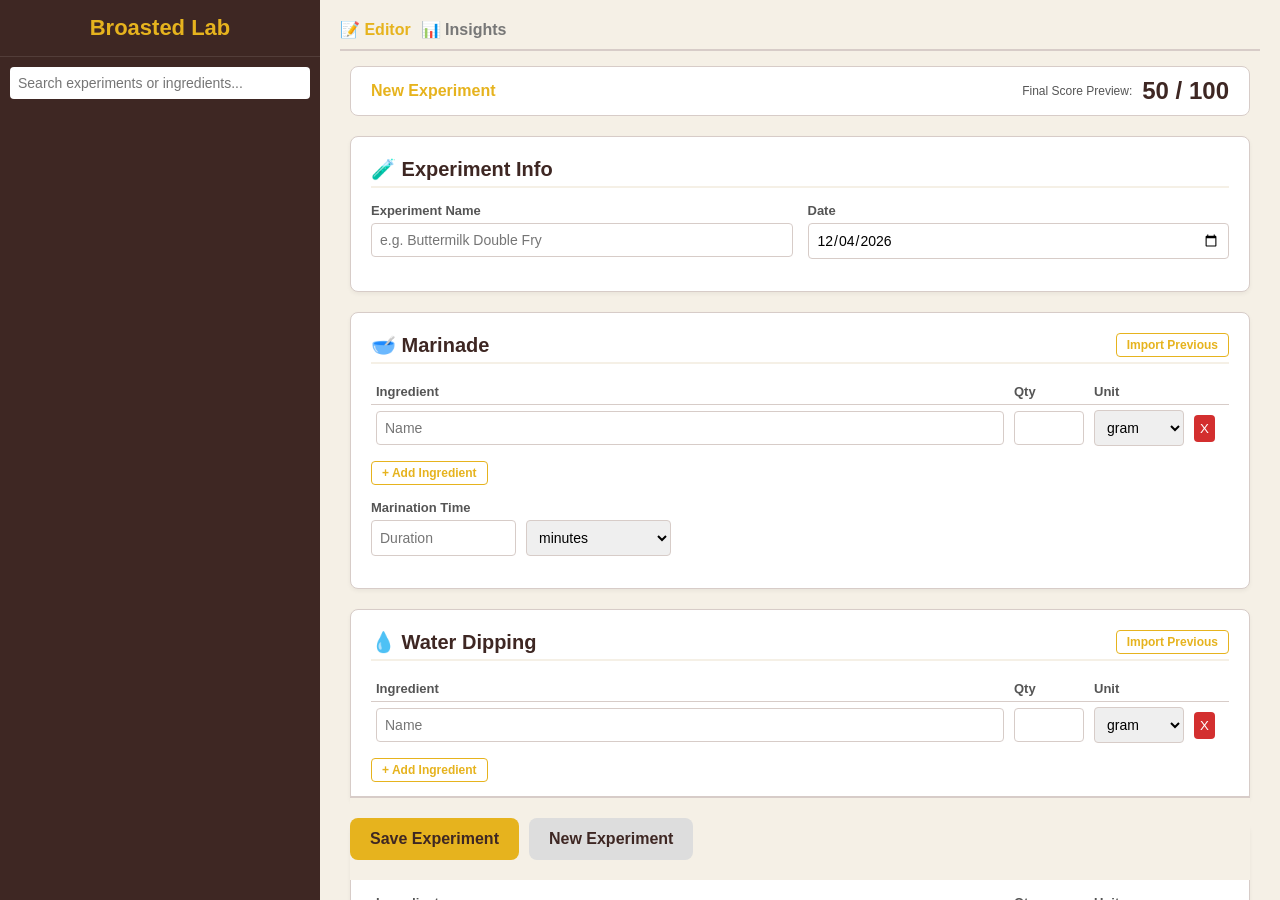
<file: index.html>
<!DOCTYPE html>
<html lang="en">

<head>
    <meta charset="UTF-8">
    <meta name="viewport" content="width=device-width, initial-scale=1.0">
    <title>Broasted Lab</title>
    <style>
        :root {
            --bg: #f5f0e6;
            --side: #3e2723;
            --side-text: #fff;
            --primary: #e6b31e;
            --prim-hov: #cda019;
            --text-dark: #3e2723;
            --border: #d7ccc8;
            --card: #fff;
            --red: #f44336;
            --orange: #ff9800;
            --green: #4caf50;
            --danger: #d32f2f;
            --radius: 8px;
        }

        * {
            box-sizing: border-box;
            margin: 0;
            padding: 0;
            font-family: 'Segoe UI', Tahoma, sans-serif;
        }

        body {
            background: var(--bg);
            color: var(--text-dark);
            display: flex;
            height: 100vh;
            overflow: hidden;
        }

        aside {
            width: 320px;
            background: var(--side);
            color: var(--side-text);
            display: flex;
            flex-direction: column;
            flex-shrink: 0;
        }

        .head {
            padding: 15px;
            text-align: center;
            border-bottom: 1px solid rgba(255, 255, 255, .1);
        }

        .head h1 {
            color: var(--primary);
            font-size: 22px;
        }

        .search-bx {
            padding: 10px;
        }

        .search-bx input {
            width: 100%;
            padding: 8px;
            border-radius: 4px;
            border: none;
        }

        .list {
            flex: 1;
            overflow-y: auto;
            padding: 10px;
        }

        .item {
            padding: 10px;
            margin-bottom: 8px;
            background: rgba(255, 255, 255, .05);
            border-radius: var(--radius);
            border-left: 4px solid transparent;
            font-size: 14px;
            position: relative;
        }

        .item.active {
            border-left-color: var(--primary);
            background: rgba(255, 255, 255, .15);
        }

        .item-title {
            font-weight: bold;
        }

        .item-date {
            font-size: 12px;
            color: #ccc;
            margin-bottom: 5px;
        }

        .item-score {
            position: absolute;
            top: 10px;
            right: 10px;
            font-weight: bold;
            color: var(--primary);
        }

        .item-actions {
            display: flex;
            gap: 5px;
            margin-top: 8px;
        }

        .ibtn {
            background: var(--primary);
            color: var(--text-dark);
            border: none;
            padding: 4px 8px;
            border-radius: 4px;
            cursor: pointer;
            font-size: 12px;
            font-weight: bold;
        }

        .ibtn:hover {
            background: var(--prim-hov);
        }

        .ibtn.danger {
            background: var(--danger);
            color: #fff;
        }

        main {
            flex: 1;
            overflow-y: auto;
            padding: 20px;
            position: relative;
        }

        .tabs {
            display: flex;
            gap: 10px;
            margin-bottom: 15px;
            border-bottom: 2px solid var(--border);
            padding-bottom: 10px;
        }

        .tab {
            background: 0 0;
            border: none;
            font-size: 16px;
            font-weight: bold;
            cursor: pointer;
            color: #777;
        }

        .tab.active {
            color: var(--primary);
        }

        .view {
            display: none;
            max-width: 900px;
            margin: 0 auto;
        }

        .view.active {
            display: block;
        }

        .card {
            background: var(--card);
            border-radius: var(--radius);
            padding: 20px;
            margin-bottom: 20px;
            box-shadow: 0 2px 4px rgba(0, 0, 0, .05);
            border: 1px solid var(--border);
        }

        h2 {
            margin-bottom: 15px;
            color: var(--text-dark);
            font-size: 18px;
            border-bottom: 2px solid var(--bg);
            padding-bottom: 5px;
            display: flex;
            align-items: center;
            justify-content: space-between;
        }

        .sec-title {
            display: flex;
            align-items: center;
            gap: 8px;
            font-size: 20px;
        }

        .sec-btn {
            background: transparent;
            border: 1px solid var(--primary);
            color: var(--primary);
            padding: 4px 10px;
            border-radius: 4px;
            cursor: pointer;
            font-size: 12px;
            font-weight: bold;
        }

        .form-grid {
            display: grid;
            grid-template-columns: 1fr 1fr;
            gap: 15px;
        }

        .fg {
            display: flex;
            flex-direction: column;
            margin-bottom: 12px;
        }

        .fg.full {
            grid-column: 1 / -1;
        }

        label {
            font-size: 13px;
            font-weight: bold;
            margin-bottom: 5px;
            color: #555;
        }

        input,
        select,
        textarea {
            padding: 8px;
            border: 1px solid var(--border);
            border-radius: 4px;
            font-size: 14px;
            width: 100%;
        }

        textarea {
            resize: vertical;
            min-height: 80px;
        }

        .tbl {
            width: 100%;
            border-collapse: collapse;
            margin-bottom: 10px;
        }

        .tbl th,
        .tbl td {
            padding: 5px;
            text-align: left;
        }

        .tbl th {
            font-size: 13px;
            color: #555;
            border-bottom: 1px solid var(--border);
        }

        .rmv {
            background: var(--danger);
            color: #fff;
            border: none;
            padding: 6px;
            border-radius: 4px;
            cursor: pointer;
        }

        .slider-group {
            display: flex;
            align-items: center;
            margin-bottom: 12px;
        }

        .slider-label {
            width: 180px;
            font-size: 14px;
            font-weight: 500;
        }

        .slider-input {
            flex: 1;
        }

        .score-disp {
            text-align: center;
            padding: 20px;
            background: var(--bg);
            border-radius: var(--radius);
            margin-top: 20px;
        }

        .score-val {
            font-size: 40px;
            font-weight: bold;
            margin: 10px 0;
        }

        .badge {
            display: inline-block;
            padding: 5px 15px;
            border-radius: 20px;
            color: #fff;
            font-weight: bold;
        }

        .bottom-actions {
            display: flex;
            gap: 10px;
            margin-top: 30px;
            padding: 20px 0;
            border-top: 2px solid var(--border);
            position: sticky;
            bottom: 0;
            background: var(--bg);
            z-index: 10;
        }

        .btn {
            background: var(--primary);
            color: var(--text-dark);
            border: none;
            padding: 12px 20px;
            border-radius: var(--radius);
            cursor: pointer;
            font-weight: bold;
            font-size: 16px;
        }

        .btn.danger {
            background: var(--danger);
            color: #fff;
        }

        .top-bar {
            display: flex;
            justify-content: space-between;
            align-items: center;
            background: var(--card);
            padding: 10px 20px;
            border-radius: var(--radius);
            border: 1px solid var(--border);
            margin-bottom: 20px;
            position: sticky;
            top: 0;
            z-index: 10;
        }

        .top-score {
            font-size: 24px;
            font-weight: bold;
        }

        /* Insights */
        .i-cards {
            display: grid;
            grid-template-columns: repeat(auto-fill, minmax(200px, 1fr));
            gap: 15px;
            margin-bottom: 20px;
        }

        .i-card {
            background: var(--card);
            padding: 15px;
            border-radius: var(--radius);
            border: 1px solid var(--border);
            text-align: center;
        }

        .i-card .lbl {
            font-size: 13px;
            color: #777;
            margin-bottom: 5px;
        }

        .i-card .val {
            font-size: 20px;
            font-weight: bold;
            color: var(--primary);
        }

        .i-card .sub {
            font-size: 12px;
            color: #555;
            margin-top: 5px;
        }

        /* Modal */
        .modal {
            display: none;
            position: fixed;
            top: 0;
            left: 0;
            width: 100%;
            height: 100%;
            background: rgba(0, 0, 0, .5);
            z-index: 100;
            align-items: center;
            justify-content: center;
        }

        .modal.active {
            display: flex;
        }

        .modal-content {
            background: var(--card);
            padding: 20px;
            border-radius: var(--radius);
            width: 400px;
            max-width: 90%;
            max-height: 80vh;
            display: flex;
            flex-direction: column;
        }

        .modal-header {
            display: flex;
            justify-content: space-between;
            align-items: center;
            margin-bottom: 15px;
        }

        .modal-header h3 {
            font-size: 18px;
        }

        .modal-close {
            background: none;
            border: none;
            font-size: 24px;
            cursor: pointer;
        }

        .modal-list {
            overflow-y: auto;
            flex: 1;
        }

        .modal-item {
            padding: 10px;
            border-bottom: 1px solid var(--border);
            cursor: pointer;
            display: flex;
            justify-content: space-between;
            align-items: center;
        }

        .modal-item:hover {
            background: var(--bg);
        }

        .modal-item strong {
            font-size: 14px;
        }

        .modal-item span {
            font-size: 12px;
            color: #777;
        }

        @media (max-width: 768px) {
            body {
                flex-direction: column;
            }

            aside {
                width: 100%;
                height: 300px;
                flex: none;
            }

            .form-grid {
                grid-template-columns: 1fr;
            }
        }
    </style>
</head>

<body>

    <aside>
        <div class="head">
            <h1>Broasted Lab</h1>
        </div>
        <div class="search-bx">
            <input type="text" id="search-input" placeholder="Search experiments or ingredients..."
                oninput="renderSidebar()">
        </div>
        <div class="list" id="exp-list"></div>
    </aside>

    <main>
        <div class="tabs">
            <button class="tab active" onclick="switchTab('editor')">📝 Editor</button>
            <button class="tab" onclick="switchTab('insights')">📊 Insights</button>
        </div>

        <div id="editor-view" class="view active">

            <div class="top-bar">
                <div id="current-status" style="font-weight:bold;color:var(--primary);">New Experiment</div>
                <div style="display:flex;align-items:center;gap:10px;">
                    <span style="font-size:12px;color:#555;">Final Score Preview:</span>
                    <div class="top-score" id="preview-score">0 /100</div>
                </div>
            </div>

            <form id="exp-form" onsubmit="event.preventDefault();">
                <input type="hidden" id="exp-id">

                <div class="card">
                    <h2><span class="sec-title">🧪 Experiment Info</span></h2>
                    <div class="form-grid">
                        <div class="fg">
                            <label>Experiment Name</label>
                            <input type="text" id="exp-name" required placeholder="e.g. Buttermilk Double Fry">
                        </div>
                        <div class="fg">
                            <label>Date</label>
                            <input type="date" id="exp-date" required>
                        </div>
                    </div>
                </div>

                <div class="card">
                    <h2>
                        <span class="sec-title">🥣 Marinade</span>
                        <button type="button" class="sec-btn" onclick="openImportModal('marinade')">Import
                            Previous</button>
                    </h2>
                    <table class="tbl" id="marinade-table">
                        <thead>
                            <tr>
                                <th>Ingredient</th>
                                <th width="80">Qty</th>
                                <th width="100">Unit</th>
                                <th width="40"></th>
                            </tr>
                        </thead>
                        <tbody></tbody>
                    </table>
                    <button type="button" class="sec-btn" onclick="addIngredient('marinade-table',volUnits)"
                        style="margin-bottom:15px;">+ Add Ingredient</button>

                    <div class="fg" style="max-width:300px;">
                        <label>Marination Time</label>
                        <div style="display:flex;gap:10px;">
                            <input type="number" id="mar-time" placeholder="Duration">
                            <select id="mar-unit">
                                <option value="minutes">minutes</option>
                                <option value="hours">hours</option>
                                <option value="overnight">overnight</option>
                            </select>
                        </div>
                    </div>
                </div>

                <div class="card">
                    <h2>
                        <span class="sec-title">💧 Water Dipping</span>
                        <button type="button" class="sec-btn" onclick="openImportModal('water')">Import
                            Previous</button>
                    </h2>
                    <table class="tbl" id="water-table">
                        <thead>
                            <tr>
                                <th>Ingredient</th>
                                <th width="80">Qty</th>
                                <th width="100">Unit</th>
                                <th width="40"></th>
                            </tr>
                        </thead>
                        <tbody></tbody>
                    </table>
                    <button type="button" class="sec-btn" onclick="addIngredient('water-table',watUnits)">+ Add
                        Ingredient</button>
                </div>

                <div class="card">
                    <h2>
                        <span class="sec-title">🌾 Breading</span>
                        <button type="button" class="sec-btn" onclick="openImportModal('breading')">Import
                            Previous</button>
                    </h2>
                    <table class="tbl" id="breading-table">
                        <thead>
                            <tr>
                                <th>Ingredient</th>
                                <th width="80">Qty</th>
                                <th width="100">Unit</th>
                                <th width="40"></th>
                            </tr>
                        </thead>
                        <tbody></tbody>
                    </table>
                    <button type="button" class="sec-btn" onclick="addIngredient('breading-table',volUnits)">+ Add
                        Ingredient</button>
                </div>

                <div class="card">
                    <h2>
                        <span class="sec-title">🍗 Cooking Process</span>
                        <button type="button" class="sec-btn" onclick="openImportModal('cooking')">Import
                            Previous</button>
                    </h2>
                    <table class="tbl" id="pieces-table">
                        <thead>
                            <tr>
                                <th>Piece Type</th>
                                <th width="100">Qty</th>
                                <th width="40"></th>
                            </tr>
                        </thead>
                        <tbody></tbody>
                    </table>
                    <button type="button" class="sec-btn" onclick="addPiece()" style="margin-bottom:15px;">+ Add
                        Piece</button>

                    <div class="form-grid">
                        <div class="fg"><label>Total chicken weight (grams)</label><input type="number" id="exp-weight">
                        </div>
                        <div class="fg"><label>Frying time per batch (minutes)</label><input type="number"
                                id="exp-fry-time" step="any"></div>
                        <div class="fg"><label>Rest time after frying (minutes)</label><input type="number"
                                id="exp-rest-time" step="any"></div>
                    </div>
                </div>

                <div class="card">
                    <h2>
                        <span class="sec-title">🔥 Oil Process</span>
                        <button type="button" class="sec-btn" onclick="openImportModal('oil')">Import Previous</button>
                    </h2>
                    <div class="fg full">
                        <label>Oil Type</label>
                        <select id="exp-oil-type"
                            onchange="const oi=document.getElementById('oil-other'); oi.style.display=this.value==='Other'?'block':'none';">
                            <option value="Sunflower">Sunflower</option>
                            <option value="Corn">Corn</option>
                            <option value="Palm">Palm</option>
                            <option value="Soybean">Soybean</option>
                            <option value="Mixed">Mixed</option>
                            <option value="Other">Other</option>
                        </select>
                        <input type="text" id="oil-other" placeholder="Specify other oil..."
                            style="display:none;margin-top:10px;">
                    </div>
                    <label style="display:block;margin-top:10px;font-weight:bold;font-size:13px;color:#555;">Oil Heating
                        Timeline</label>
                    <table class="tbl" id="oil-table">
                        <thead>
                            <tr>
                                <th>Time Duration</th>
                                <th>Unit</th>
                                <th width="100">Temp °C</th>
                                <th width="40"></th>
                            </tr>
                        </thead>
                        <tbody></tbody>
                    </table>
                    <button type="button" class="sec-btn" onclick="addOilStep()">+ Add Oil Step</button>
                </div>

                <div class="card">
                    <h2><span class="sec-title">⭐ Result Evaluation</span></h2>

                    <div class="slider-group">
                        <div class="slider-label">Taste</div><input type="range" class="slider-input" id="sc-taste"
                            min="0" max="10" value="5" oninput="updSc()">
                    </div>
                    <div class="slider-group">
                        <div class="slider-label">Crunchiness</div><input type="range" class="slider-input"
                            id="sc-crunch" min="0" max="10" value="5" oninput="updSc()">
                    </div>
                    <div class="slider-group">
                        <div class="slider-label">Oily</div><input type="range" class="slider-input" id="sc-oily"
                            min="0" max="10" value="5" oninput="updSc()">
                    </div>
                    <div class="slider-group">
                        <div class="slider-label">Clean inside</div><input type="range" class="slider-input"
                            id="sc-clean" min="0" max="10" value="5" oninput="updSc()">
                    </div>
                    <div class="slider-group">
                        <div class="slider-label">Smell</div><input type="range" class="slider-input" id="sc-smell"
                            min="0" max="10" value="5" oninput="updSc()">
                    </div>
                    <div class="slider-group">
                        <div class="slider-label">Color</div><input type="range" class="slider-input" id="sc-color"
                            min="0" max="10" value="5" oninput="updSc()">
                    </div>

                    <div class="score-disp">
                        <div>FINAL SCORE</div>
                        <div class="score-val" id="fs-text">50 / 100</div>
                        <div class="badge" id="fs-badge" style="background:var(--orange)">Good</div>
                    </div>
                </div>

                <div class="card">
                    <h2><span class="sec-title">📝 Experiment Notes</span></h2>
                    <textarea id="exp-notes" placeholder="Notes..."></textarea>
                </div>

                <div class="bottom-actions">
                    <button class="btn" id="btn-save" type="button" onclick="saveData(false)">Save Experiment</button>
                    <button class="btn" id="btn-update" type="button" onclick="saveData(true)"
                        style="display:none;background:var(--prim-hov);">Update Experiment</button>
                    <button class="btn" type="button" style="background:#ddd;" onclick="startNew()">New
                        Experiment</button>
                    <button class="btn danger" id="btn-del" type="button" onclick="delExp()"
                        style="display:none;">Delete Experiment</button>
                </div>

            </form>
        </div>

        <div id="insights-view" class="view">
            <div id="ins-cont">
                <div class="i-cards">
                    <div class="i-card">
                        <div class="lbl">Highest Score</div>
                        <div class="val" id="i-hi">-</div>
                        <div class="sub" id="i-hin">-</div>
                    </div>
                    <div class="i-card">
                        <div class="lbl">Lowest Score</div>
                        <div class="val" id="i-lo">-</div>
                        <div class="sub" id="i-lon">-</div>
                    </div>
                    <div class="i-card">
                        <div class="lbl">Average Score</div>
                        <div class="val" id="i-avg">-</div>
                    </div>
                    <div class="i-card">
                        <div class="lbl">Best Taste</div>
                        <div class="val" id="i-bt">-</div>
                    </div>
                    <div class="i-card">
                        <div class="lbl">Best Crunch</div>
                        <div class="val" id="i-bc">-</div>
                    </div>
                    <div class="i-card">
                        <div class="lbl">Best Oil Temp Range</div>
                        <div class="val" id="i-bo" style="font-size:16px;">-</div>
                        <div class="sub">From highest score</div>
                    </div>
                </div>

                <div class="card">
                    <h2>Best Performing Marinade Ingredients</h2>
                    <div id="i-b-mar" style="font-size:14px;"></div>
                </div>

                <div class="card" style="overflow-x:auto;">
                    <h2>Experiment vs Final Score</h2>
                    <canvas id="chart" width="800" height="300"></canvas>
                </div>
            </div>
        </div>
    </main>

    <datalist id="unified-ds"></datalist>

    <div class="modal" id="imp-modal">
        <div class="modal-content">
            <div class="modal-header">
                <h3 id="imp-title">Import </h3>
                <button class="modal-close" onclick="closeImp()">&times;</button>
            </div>
            <div class="modal-list" id="imp-list"></div>
        </div>
    </div>

    <script>
        const DB_KEY = 'broasted_experiments';
        let exps = JSON.parse(localStorage.getItem(DB_KEY)) || [];
        let currImpSec = '';

        const volUnits = ['gram', 'teaspoon', 'tablespoon', 'cup', 'half cup', 'quarter cup', 'pinch'];
        const watUnits = ['gram', 'teaspoon', 'tablespoon', 'cup', 'half cup', 'quarter cup', 'liter', 'milliliter', 'piece'];
        const pieces = ['Drumstick', 'Thigh', 'Breast', 'Wing', 'Boneless (Pane)'];
        const tUnits = ['seconds', 'minutes'];

        const unifiedSugs = [
            "Water — ماء",
            "Milk — لبن",
            "Buttermilk — لبن رايب",
            "Yogurt — زبادي",
            "Egg — بيض",
            "Vinegar — خل",
            "Apple cider vinegar — خل تفاح",
            "Lemon juice — عصير ليمون",
            "Mustard — خردل",
            "Soy sauce — صويا صوص",
            "Hot sauce — شطة سائلة",
            "Garlic — ثوم",
            "Garlic powder — ثوم بودر",
            "Onion — بصل",
            "Onion powder — بصل بودر",
            "Ginger — زنجبيل",
            "Ginger powder — زنجبيل بودر",
            "Salt — ملح",
            "Sugar — سكر",
            "Brown sugar — سكر بني",
            "Honey — عسل",
            "White pepper — فلفل أبيض",
            "Black pepper — فلفل أسود",
            "Paprika — بابريكا",
            "Smoked paprika — بابريكا مدخنة",
            "Cayenne pepper — فلفل حار كايين",
            "Chili powder — شطة بودر",
            "Turmeric — كركم",
            "Cumin — كمون",
            "Coriander — كزبرة ناشفة",
            "Cardamom — حبهان",
            "Allspice — بهار حلو",
            "Nutmeg — جوزة الطيب",
            "Cloves — قرنفل",
            "Oregano — اوريجانو",
            "Thyme — زعتر",
            "Rosemary — روزماري",
            "Basil — ريحان",
            "Bay leaf — ورق لورا",
            "MSG — ملح صيني (محسن طعم)",
            "Chicken bouillon — مرقة دجاج بودر",
            "Stock cube — مكعب مرقة",
            "Cornstarch — نشا",
            "Flour — دقيق",
            "Corn flour — دقيق ذرة",
            "Rice flour — دقيق أرز",
            "Semolina — سميد",
            "Potato starch — نشا بطاطس",
            "Bread crumbs — بقسماط",
            "Panko — بانكو",
            "Crushed cornflakes — كورن فليكس مطحون",
            "Milk powder — لبن بودر",
            "Garlic salt — ملح بالثوم",
            "Onion salt — ملح بالبصل",
            "Celery salt — ملح كرفس",
            "Chicken seasoning — بهارات فراخ",
            "Baking powder — بيكنج بودر",
            "Baking soda — بيكربونات صوديوم"
        ];

        function popDl(id, arr) {
            document.getElementById(id).innerHTML = arr.map(a => `<option value="${a}">`).join('');
        }

        document.addEventListener('DOMContentLoaded', () => {
            popDl('unified-ds', unifiedSugs);
            renderSidebar();
            startNew();
        });

        function cleanInp(inp) {
            if (inp.value.includes(' — ')) inp.value = inp.value.split(' — ')[0];
        }

        function switchTab(t) {
            document.querySelectorAll('.tab').forEach(b => b.classList.remove('active'));
            document.querySelectorAll('.view').forEach(v => v.classList.remove('active'));
            event.target.classList.add('active');
            document.getElementById(`${t}-view`).classList.add('active');
            if (t === 'insights') rIns();
        }

        function renderSidebar() {
            const q = document.getElementById('search-input').value.toLowerCase();
            const list = document.getElementById('exp-list');
            list.innerHTML = '';

            [...exps].sort((a, b) => b.id - a.id).forEach(e => {
                let mtch = false;
                if (e.name.toLowerCase().includes(q)) mtch = true;
                if (!mtch) {
                    const allIng = [...(e.mar || []), ...(e.wat || []), ...(e.brd || [])].map(x => x.n.toLowerCase()).join(' ');
                    if (allIng.includes(q)) mtch = true;
                }
                if (!mtch) return;

                const div = document.createElement('div');
                div.className = 'item';
                div.dataset.id = e.id;
                div.innerHTML = `
      <div class="item-title">${e.name}</div>
      <div class="item-date">${e.date}</div>
      <div class="item-score">${e.sc.fs}/100</div>
      <div class="item-actions">
        <button class="ibtn" onclick="loadE(${e.id}, false)">Load</button>
        <button class="ibtn" onclick="loadE(${e.id}, true)">Dup</button>
        <button class="ibtn danger" onclick="delE(${e.id})">Del</button>
      </div>
    `;
                list.appendChild(div);
            });
        }

        function updSc() {
            const t = +document.getElementById('sc-taste').value;
            const c = +document.getElementById('sc-crunch').value;
            const o = +document.getElementById('sc-oily').value;
            const cl = +document.getElementById('sc-clean').value;
            const s = +document.getElementById('sc-smell').value;
            const col = +document.getElementById('sc-color').value;

            let fs = Math.round(((t * 0.3) + (c * 0.2) + ((10 - o) * 0.2) + (cl * 0.1) + (s * 0.1) + (col * 0.1)) * 10);
            if (fs < 0) fs = 0; if (fs > 100) fs = 100;

            const b = document.getElementById('fs-badge');
            b.innerText = fs < 50 ? 'Red' : (fs < 75 ? 'Orange' : 'Green');
            b.style.background = fs < 50 ? 'var(--red)' : (fs < 75 ? 'var(--orange)' : 'var(--green)');

            const txt = `${fs} / 100`;
            document.getElementById('fs-text').innerText = txt;
            document.getElementById('preview-score').innerText = txt;

            return fs;
        }

        function getRows(tid, dt = false) {
            return [...document.querySelectorAll(`#${tid} tbody tr`)].map(tr => {
                if (dt) return { n: tr.querySelector('.in').value.trim(), q: tr.querySelector('.iq').value, u: tr.querySelector('.iu').value };
                if (tid === 'pieces-table') return { t: tr.querySelector('.pt').value, q: tr.querySelector('.pq').value };
                if (tid === 'oil-table') return { t: tr.querySelector('.ot').value, u: tr.querySelector('.ou').value, tp: tr.querySelector('.otp').value };
            }).filter(x => x.n || x.q || x.tp);
        }

        function addIngredient(tid, units, data = { n: '', q: '', u: units[0] }) {
            const tr = document.createElement('tr');
            tr.innerHTML = `
    <td><input type="text" class="in" list="unified-ds" value="${data.n}" placeholder="Name" oninput="cleanInp(this)"></td>
    <td><input type="number" class="iq" value="${data.q}" step="any"></td>
    <td><select class="iu">${units.map(u => `<option ${document.documentElement.lang && data.u === u ? 'selected' : data.u === u ? 'selected' : ''}>${u}</option>`).join('')}</select></td>
    <td><button type="button" class="rmv" onclick="this.closest('tr').remove()">X</button></td>
  `;
            document.querySelector(`#${tid} tbody`).appendChild(tr);
        }

        function addPiece(data = { t: pieces[0], q: '' }) {
            const tr = document.createElement('tr');
            tr.innerHTML = `
    <td><select class="pt">${pieces.map(p => `<option ${data.t === p ? 'selected' : ''}>${p}</option>`).join('')}</select></td>
    <td><input type="number" class="pq" value="${data.q}"></td>
    <td><button type="button" class="rmv" onclick="this.closest('tr').remove()">X</button></td>
  `;
            document.querySelector(`#pieces-table tbody`).appendChild(tr);
        }

        function addOilStep(data = { t: '', u: tUnits[1], tp: '' }) {
            const tr = document.createElement('tr');
            tr.innerHTML = `
    <td><input type="number" class="ot" value="${data.t}"></td>
    <td><select class="ou">${tUnits.map(u => `<option ${data.u === u ? 'selected' : ''}>${u}</option>`).join('')}</select></td>
    <td><input type="number" class="otp" value="${data.tp}"></td>
    <td><button type="button" class="rmv" onclick="this.closest('tr').remove()">X</button></td>
  `;
            document.querySelector(`#oil-table tbody`).appendChild(tr);
        }

        function startNew() {
            document.getElementById('exp-form').reset();
            document.getElementById('exp-id').value = '';
            document.getElementById('exp-date').valueAsDate = new Date();

            ['marinade-table', 'water-table', 'breading-table', 'pieces-table', 'oil-table'].forEach(id => document.querySelector(`#${id} tbody`).innerHTML = '');

            addIngredient('marinade-table', volUnits);
            addIngredient('water-table', watUnits);
            addIngredient('breading-table', volUnits);
            addPiece();
            addOilStep();

            document.getElementById('btn-save').style.display = 'block';
            document.getElementById('btn-update').style.display = 'none';
            document.getElementById('btn-del').style.display = 'none';
            document.getElementById('current-status').innerText = 'New Experiment';
            document.getElementById('current-status').style.color = 'var(--primary)';

            ['taste', 'crunch', 'oily', 'clean', 'smell', 'color'].forEach(id => document.getElementById('sc-' + id).value = 5);
            updSc();
            document.querySelectorAll('.item').forEach(i => i.classList.remove('active'));
        }

        function loadE(id, dup) {
            const e = exps.find(x => x.id === id);
            if (!e) return;
            startNew();

            if (!dup) {
                document.getElementById('exp-id').value = e.id;
                document.getElementById('exp-name').value = e.name;
                document.getElementById('exp-date').value = e.date;
                document.getElementById('btn-save').style.display = 'none';
                document.getElementById('btn-update').style.display = 'block';
                document.getElementById('btn-del').style.display = 'block';
                document.getElementById('current-status').innerText = 'Editing Existing';
                document.getElementById('current-status').style.color = 'var(--orange)';
                document.querySelectorAll('.item').forEach(i => i.classList.toggle('active', i.dataset.id == id));
            } else {
                document.getElementById('exp-name').value = calcDupName(e.name);
                document.getElementById('current-status').innerText = 'Duplicated (New)';
            }

            document.getElementById('mar-time').value = e.mt || '';
            document.getElementById('mar-unit').value = e.mu || 'minutes';

            loadTbl('marinade-table', e.mar, (d) => addIngredient('marinade-table', volUnits, d || {}));
            loadTbl('water-table', e.wat, (d) => addIngredient('water-table', watUnits, d || {}));
            loadTbl('breading-table', e.brd, (d) => addIngredient('breading-table', volUnits, d || {}));
            loadTbl('pieces-table', e.pcs, (d) => addPiece(d || {}));
            loadTbl('oil-table', e.oil, (d) => addOilStep(d || {}));

            document.getElementById('exp-weight').value = e.w || '';
            document.getElementById('exp-fry-time').value = e.ft || '';
            document.getElementById('exp-rest-time').value = e.rt || '';
            document.getElementById('exp-oil-type').value = e.ot || 'Sunflower';
            document.getElementById('oil-other').value = e.oo || '';
            if (e.ot === 'Other') document.getElementById('oil-other').style.display = 'block';

            document.getElementById('exp-notes').value = e.nts || '';

            if (e.sc) {
                document.getElementById('sc-taste').value = e.sc.t;
                document.getElementById('sc-crunch').value = e.sc.c;
                document.getElementById('sc-oily').value = e.sc.o;
                document.getElementById('sc-clean').value = e.sc.cl;
                document.getElementById('sc-smell').value = e.sc.s;
                document.getElementById('sc-color').value = e.sc.col;
            }
            updSc();
            switchTab('editor');
        }

        function loadTbl(tid, arr, func) {
            document.querySelector(`#${tid} tbody`).innerHTML = '';
            if (arr && arr.length) arr.forEach(a => func(a)); else func();
        }

        function calcDupName(base) {
            let m = base.match(/(.*?)( - v(\d+))?$/);
            let name = m[1];
            let seq = 2;
            while (exps.find(x => x.name === `${name} - v${seq}`)) seq++;
            return `${name} - v${seq}`;
        }

        function delE(id) {
            if (!confirm('Delete?')) return;
            exps = exps.filter(e => e.id !== id);
            localStorage.setItem(DB_KEY, JSON.stringify(exps));
            renderSidebar();
            startNew();
        }

        function delExp() {
            delE(+document.getElementById('exp-id').value);
        }

        function saveData(isUpd) {
            const n = document.getElementById('exp-name').value.trim();
            if (!n) return alert('Enter name');

            let fs = updSc();

            const dat = {
                id: isUpd ? +document.getElementById('exp-id').value : Date.now(),
                name: n, date: document.getElementById('exp-date').value,
                mar: getRows('marinade-table', true), mt: document.getElementById('mar-time').value, mu: document.getElementById('mar-unit').value,
                wat: getRows('water-table', true),
                brd: getRows('breading-table', true),
                pcs: getRows('pieces-table'), w: document.getElementById('exp-weight').value, ft: document.getElementById('exp-fry-time').value, rt: document.getElementById('exp-rest-time').value,
                ot: document.getElementById('exp-oil-type').value, oo: document.getElementById('oil-other').value, oil: getRows('oil-table'),
                sc: { t: document.getElementById('sc-taste').value, c: document.getElementById('sc-crunch').value, o: document.getElementById('sc-oily').value, cl: document.getElementById('sc-clean').value, s: document.getElementById('sc-smell').value, col: document.getElementById('sc-color').value, fs: fs },
                nts: document.getElementById('exp-notes').value
            };

            if (isUpd) {
                let ix = exps.findIndex(x => x.id === dat.id);
                if (ix > -1) exps[ix] = dat;
            } else {
                exps.push(dat);
            }

            localStorage.setItem(DB_KEY, JSON.stringify(exps));
            renderSidebar();
            loadE(dat.id, false);
        }

        // Modal import
        function openImportModal(sec) {
            currImpSec = sec;
            document.getElementById('imp-title').innerText = `Import ${sec.charAt(0).toUpperCase() + sec.slice(1)}`;
            const mlist = document.getElementById('imp-list');
            mlist.innerHTML = '';

            [...exps].sort((a, b) => b.id - a.id).forEach(e => {
                const div = document.createElement('div');
                div.className = 'modal-item';
                div.innerHTML = `<strong>${e.name}</strong><span>${e.date}</span>`;
                div.onclick = () => doImport(e.id);
                mlist.appendChild(div);
            });
            document.getElementById('imp-modal').classList.add('active');
        }
        function closeImp() { document.getElementById('imp-modal').classList.remove('active'); }
        function doImport(id) {
            const e = exps.find(x => x.id === id);
            if (currImpSec === 'marinade') { loadTbl('marinade-table', e.mar, d => addIngredient('marinade-table', volUnits, d || {})); document.getElementById('mar-time').value = e.mt || ''; document.getElementById('mar-unit').value = e.mu || 'minutes'; }
            if (currImpSec === 'water') loadTbl('water-table', e.wat, d => addIngredient('water-table', watUnits, d || {}));
            if (currImpSec === 'breading') loadTbl('breading-table', e.brd, d => addIngredient('breading-table', volUnits, d || {}));
            if (currImpSec === 'cooking') { loadTbl('pieces-table', e.pcs, d => addPiece(d || {})); document.getElementById('exp-weight').value = e.w || ''; document.getElementById('exp-fry-time').value = e.ft || ''; document.getElementById('exp-rest-time').value = e.rt || ''; }
            if (currImpSec === 'oil') { document.getElementById('exp-oil-type').value = e.ot || 'Sunflower'; document.getElementById('oil-other').value = e.oo || ''; if (e.ot === 'Other') document.getElementById('oil-other').style.display = 'block'; loadTbl('oil-table', e.oil, d => addOilStep(d || {})); }
            closeImp();
        }

        // Insights
        function rIns() {
            if (!exps.length) return;
            let hi = exps[0], lo = exps[0], bT = exps[0], bC = exps[0], sum = 0;

            exps.forEach(e => {
                let tfs = e.sc.fs;
                if (tfs > hi.sc.fs) hi = e;
                if (tfs < lo.sc.fs) lo = e;
                if (+e.sc.t > +bT.sc.t) bT = e;
                if (+e.sc.c > +bC.sc.c) bC = e;
                sum += tfs;
            });

            document.getElementById('i-hi').innerText = hi.sc.fs; document.getElementById('i-hin').innerText = hi.name;
            document.getElementById('i-lo').innerText = lo.sc.fs; document.getElementById('i-lon').innerText = lo.name;
            document.getElementById('i-avg').innerText = Math.round(sum / exps.length);
            document.getElementById('i-bt').innerText = bT.name;
            document.getElementById('i-bc').innerText = bC.name;

            let otemp = 'N/A';
            if (hi.oil && hi.oil.length) {
                let tps = hi.oil.map(o => +o.tp).filter(x => !isNaN(x));
                if (tps.length) otemp = `${Math.min(...tps)}°C - ${Math.max(...tps)}°C`;
            }
            document.getElementById('i-bo').innerText = otemp;

            let bm = (hi.mar || []).map(x => `${x.n} (${x.q}${x.u})`).join(', ');
            document.getElementById('i-b-mar').innerText = bm || 'None';

            drawChart();
        }

        function drawChart() {
            const cvs = document.getElementById('chart');
            const ctx = cvs.getContext('2d');
            ctx.clearRect(0, 0, cvs.width, cvs.height);

            let sExps = [...exps].sort((a, b) => a.id - b.id);
            let w = cvs.width / Math.max(sExps.length, 1);
            let maxH = cvs.height - 40;
            ctx.font = '11px sans-serif';

            sExps.forEach((e, i) => {
                let h = (e.sc.fs / 100) * maxH;
                ctx.fillStyle = e.sc.fs >= 75 ? '#4caf50' : (e.sc.fs >= 50 ? '#ff9800' : '#f44336');
                ctx.fillRect(i * w + 10, cvs.height - 30 - h, w - 20, h);

                ctx.fillStyle = '#333';
                ctx.textAlign = 'center';
                ctx.fillText(e.sc.fs, i * w + w / 2, cvs.height - 35 - h);

                ctx.save();
                ctx.translate(i * w + w / 2, cvs.height - 5);
                let lbl = e.name.length > 10 ? e.name.substring(0, 8) + '..' : e.name;
                ctx.fillText(lbl, 0, 0);
                ctx.restore();
            });
        }
    </script>
<script>
const DB = "https://crunch-60bb0-default-rtdb.firebaseio.com";

/* تحميل التجارب من الانترنت */
async function firebaseLoad() {
  const res = await fetch(DB + "/broasted_experiments.json");
  const data = await res.json();
  return Array.isArray(data) ? data : [];
}

/* حفظ التجارب للانترنت */
async function firebaseSave(allExperiments) {
  await fetch(DB + "/broasted_experiments.json", {
    method: "PUT",
    headers: {"Content-Type":"application/json"},
    body: JSON.stringify(allExperiments)
  });
}

/* ================== أهم تعديل ================== */
/* قبل ما الموقع يشتغل: حمّل الداتا وحطها في localStorage */

(async function(){
  const online = await firebaseLoad();

  if(online.length){
    localStorage.setItem("broasted_experiments", JSON.stringify(online));
    console.log("Loaded from internet:", online.length);

    /* نعمل Reload مرة واحدة فقط */
    if (!sessionStorage.getItem("firebase_loaded_once")) {
      sessionStorage.setItem("firebase_loaded_once", "1");
      location.reload();
    }
  }
})();

/* أي حفظ داخل الموقع → يتحفظ على الانترنت */
const originalSetItem = localStorage.setItem;

localStorage.setItem = async function(key, value){
  originalSetItem.apply(this, arguments);

  if(key === "broasted_experiments"){
    try{
      const parsed = JSON.parse(value);
      await firebaseSave(parsed);
      console.log("Saved to internet");
    }catch(e){}
  }
};
</script>
</body>


</html>
</file>
